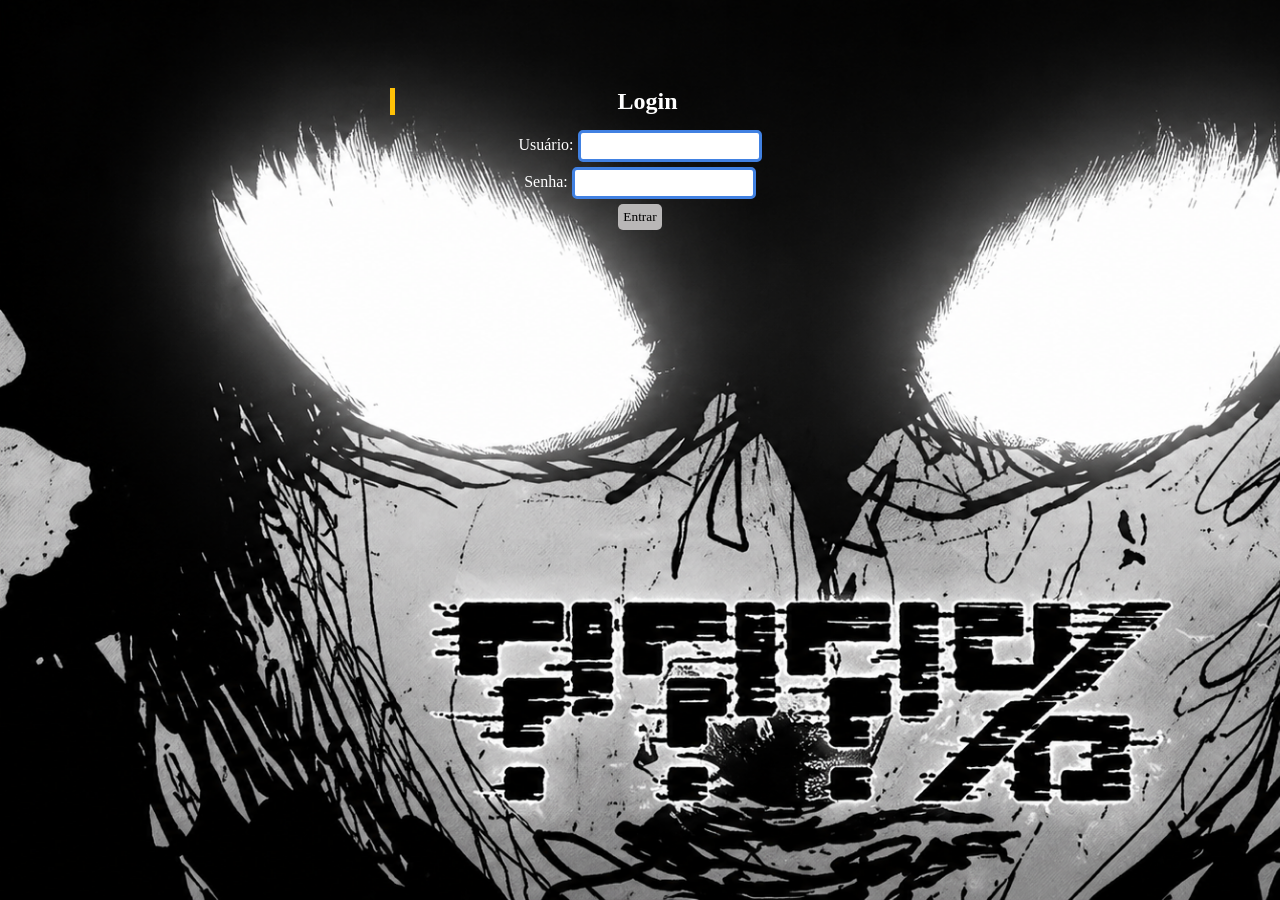
<file: index.html>
<html lang="en">

<head>
    <meta charset="UTF-8">
    <meta name="viewport" content="width=device-width, initial-scale=1.0">
    <title>Fórum Mob Psycho</title>
    <script src="https://cdn.jsdelivr.net/npm/@popperjs/core@2.11.8/dist/umd/popper.min.js" integrity="sha384-I7E8VVD/ismYTF4hNIPjVp/Zjvgyol6VFvRkX/vR+Vc4jQkC+hVqc2pM8ODewa9r" crossorigin="anonymous"></script>

    <link rel="stylesheet" href="style.css">

</head>

<body class="body1">

    <main>

        <div class="container" style=" margin-top: 80px; width: 500px;  ">

            <h2 id="titulo">Login</h2>

            <form id="form-login">

                    <div id="c-nome" class="conjunto" >
                         <label for="nome">Usuário: </label>
                         <input type="text" id="nome" required>
                    </div>

                <div id="c-senha" class="conjunto">
                    <label for="senha">Senha: </label>
                    <input type="password" id="senha" required>
                </div>

               <div class="row mt-3">
                <button id="button" type="submit">Entrar</button>
            </div>
                
            </form>

        
            </div>
        </main>

    <script src="script.js"></script>

    <script src="https://cdn.jsdelivr.net/npm/bootstrap@5.3.8/dist/js/bootstrap.min.js" integrity="sha384-G/EV+4j2dNv+tEPo3++6LCgdCROaejBqfUeNjuKAiuXbjrxilcCdDz6ZAVfHWe1Y" crossorigin="anonymous"></script>
    <script src="script.js"></script>
</body>



</html>
</file>
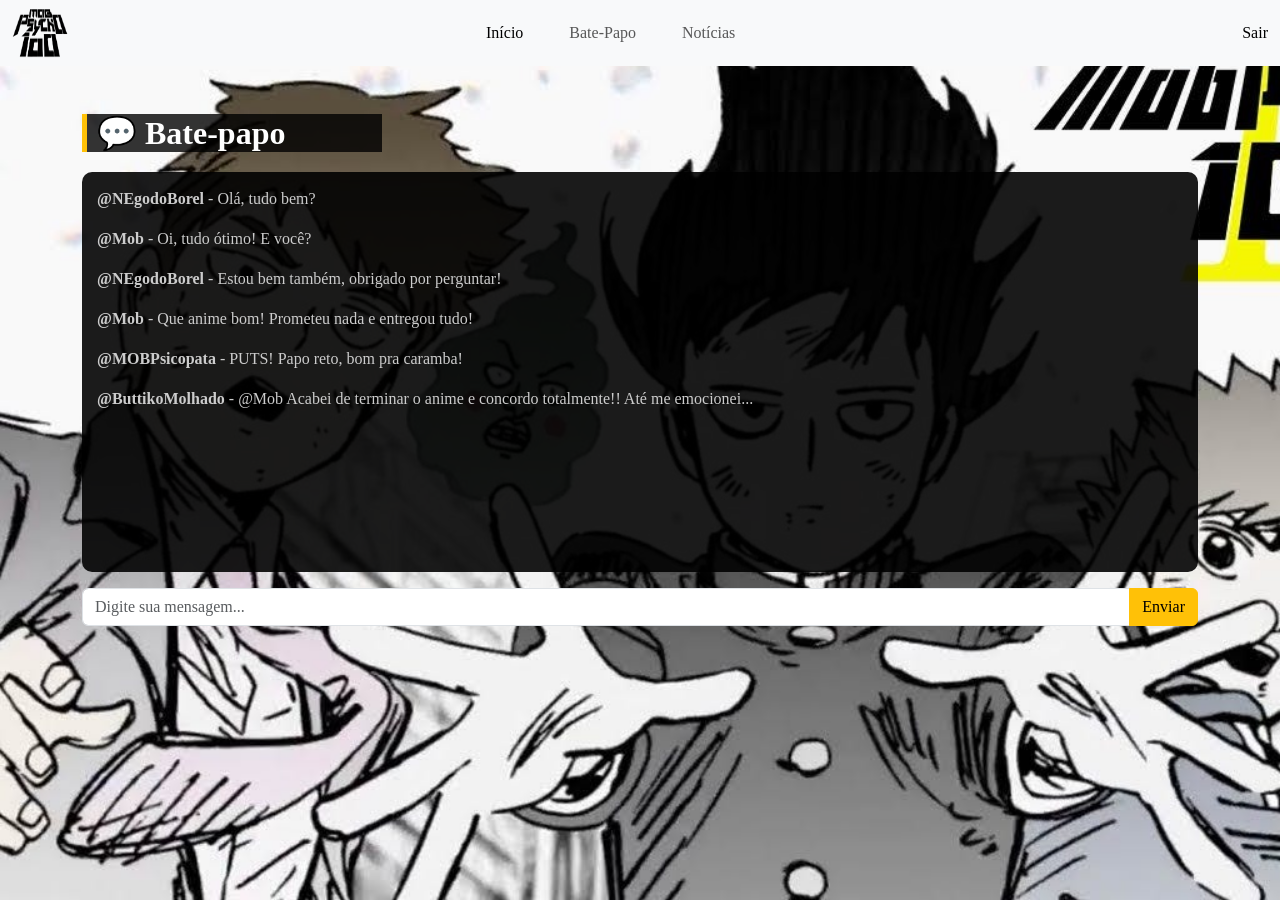
<file: conversas.html>
<html lang="en">

<head>
    <meta charset="UTF-8">
    <meta name="viewport" content="width=device-width, initial-scale=1.0">
    <title>Fórum Mob Psycho</title>

    <link href="https://cdn.jsdelivr.net/npm/bootstrap@5.3.8/dist/css/bootstrap.min.css" rel="stylesheet"
        integrity="sha384-sRIl4kxILFvY47J16cr9ZwB07vP4J8+LH7qKQnuqkuIAvNWLzeN8tE5YBujZqJLB" crossorigin="anonymous">

    <link rel="stylesheet" href="style.css">

</head>



<body class="body2"
    style="background-image: url(assets/1_hykX32rBEKzHwvM2G8UFKA.jpg); background-size: cover; margin: 0%; background-attachment: fixed;">

    <header>

        <nav class="navbar navbar-expand-lg navbar-light bg-light" style="display: flex;">

            <div class="container-fluid">

                <img src="assets/9HfWTVf.png" alt="Logo" class="logo">

                <button class="navbar-toggler" type="button" data-bs-toggle="collapse"
                    data-bs-target="#navbarSupportedContent">
                    <span class="navbar-toggler-icon"></span>
                </button>

                <div class="collapse navbar-collapse" id="navbarSupportedContent">

                    <ul class="navbar-nav me-auto mb-2 mb-lg-0" style="gap: 30px;">

                        <li class="nav-item">
                            <a class="nav-link active" href="home.html">Início</a>
                        </li>

                        <li class="nav-item">
                            <a class="nav-link" href="conversas.html">Bate-Papo</a>
                        </li>

                        <li class="nav-item">
                            <a class="nav-link" href="noticias.html">Notícias</a>
                        </li>

                    </ul>
                </div>

                <div class="saida">

                    <div id="logout_button_div">
                        <div id="logout_button" style="color: black;">
                            <a class="nav-link" href="index.html">Sair</a>
                        </div>
                    </div>

                </div>
                
            </div>
        </nav>
    </header>

    <main class="main2">

        <div class="container mt-5">

            <h2 class="chat-title">💬 Bate-papo</h2>

            <div id="chatBox" class="chat-box mb-3">

                <p><strong>@NEgodoBorel</strong> - Olá, tudo bem?</p>

                <p><strong>@Mob</strong> - Oi, tudo ótimo! E você?</p>

                <p><strong>@NEgodoBorel</strong> - Estou bem também, obrigado por perguntar!</p>

                <p><strong>@Mob</strong> - Que anime bom! Prometeu nada e entregou tudo!</p>

                <p><strong>@MOBPsicopata</strong> - PUTS! Papo reto, bom pra caramba!</p>

                <p><strong>@ButtikoMolhado</strong> - @Mob Acabei de terminar o anime e concordo totalmente!! Até me
                    emocionei...</p>

            </div>

            <div class="input-group">

                <input id="messageInput" type="text" class="form-control" placeholder="Digite sua mensagem...">

                <button type="button" class="btn btn-warning" onclick="sendMessage()">Enviar</button>

            </div>

        </div>

    </main>

    <script src="script.js"></script>

    <script src="https://cdn.jsdelivr.net/npm/bootstrap@5.3.8/dist/js/bootstrap.min.js"
        integrity="sha384-G/EV+4j2dNv+tEPo3++6LCgdCROaejBqfUeNjuKAiuXbjrxilcCdDz6ZAVfHWe1Y"
        crossorigin="anonymous"></script>

</body>

</html>
</file>
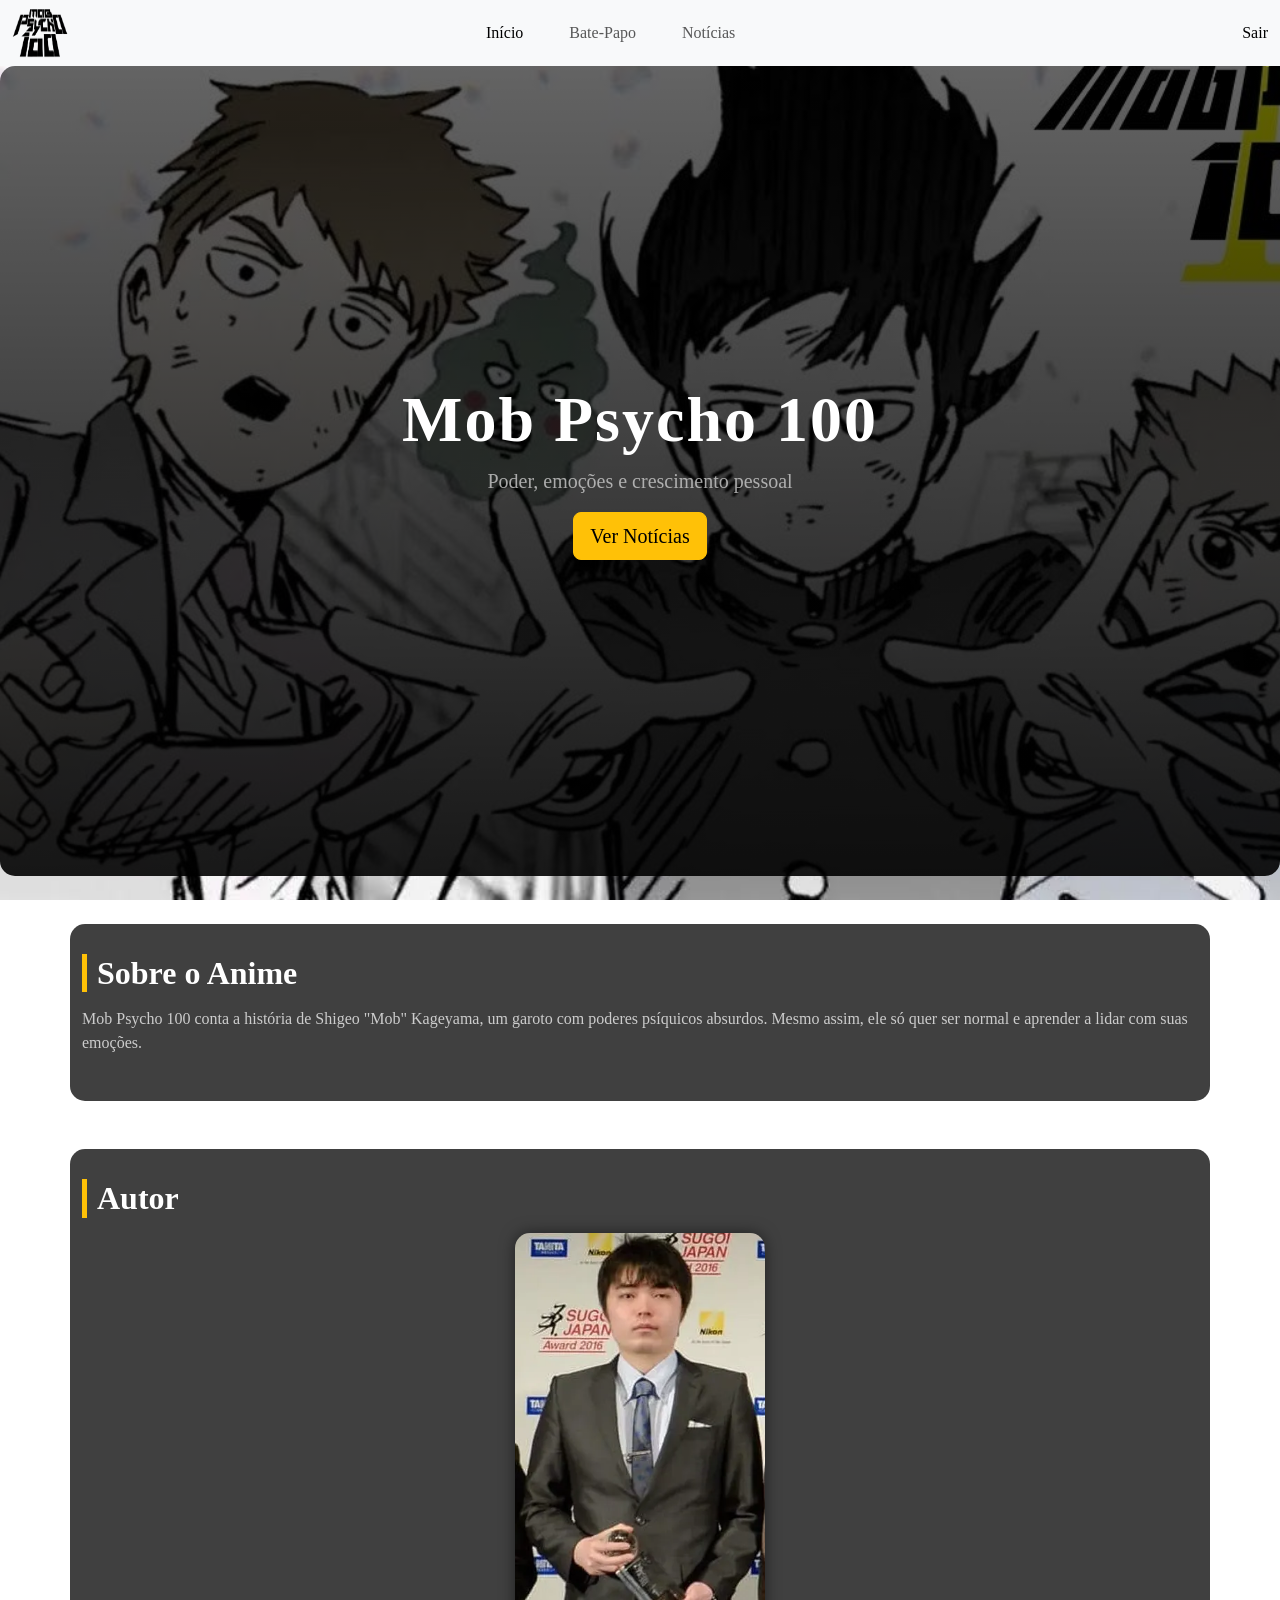
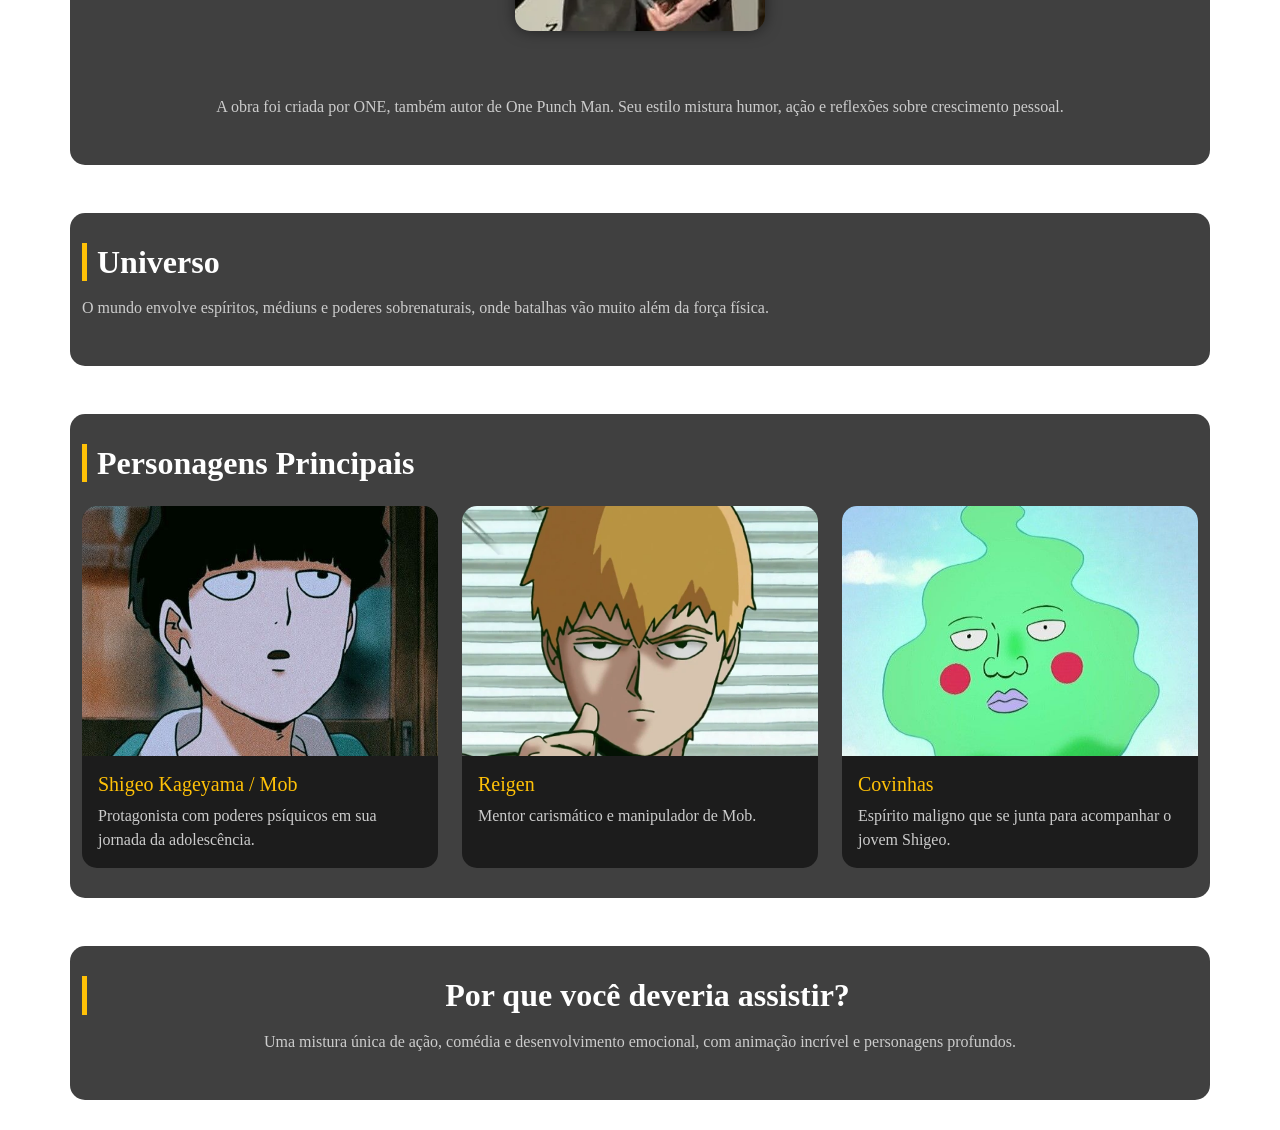
<file: home.html>
<html lang="en">

<head>
    <meta charset="UTF-8">
    <meta name="viewport" content="width=device-width, initial-scale=1.0">
    <title>Fórum Mob Psycho</title>

    <link href="https://cdn.jsdelivr.net/npm/bootstrap@5.3.8/dist/css/bootstrap.min.css" rel="stylesheet"
        integrity="sha384-sRIl4kxILFvY47J16cr9ZwB07vP4J8+LH7qKQnuqkuIAvNWLzeN8tE5YBujZqJLB" crossorigin="anonymous">

    <link rel="stylesheet" href="style.css">

</head>



<body class="body2"
    style="background-image: url(assets/1_hykX32rBEKzHwvM2G8UFKA.jpg); background-size: cover; margin: 0%; background-attachment: fixed;">

    <header>

        <nav class="navbar navbar-expand-lg navbar-light bg-light" style="display: flex;">

            <div class="container-fluid">

                <img src="assets/9HfWTVf.png" alt="Logo" class="logo">

                <button class="navbar-toggler" type="button" data-bs-toggle="collapse"
                    data-bs-target="#navbarSupportedContent">
                    <span class="navbar-toggler-icon"></span>
                </button>

                <div class="collapse navbar-collapse" id="navbarSupportedContent">

                    <ul class="navbar-nav me-auto mb-2 mb-lg-0" style="gap: 30px;">

                        <li class="nav-item">
                            <a class="nav-link active" href="home.html">Início</a>
                        </li>

                        <li class="nav-item">
                            <a class="nav-link" href="conversas.html">Bate-Papo</a>
                        </li>

                        <li class="nav-item">
                            <a class="nav-link" href="noticias.html">Notícias</a>
                        </li>

                    </ul>
                </div>


                <div class="saida">

                    <div id="logout_button_div">
                        <div id="logout_button" style="color: black;">
                            <a class="nav-link" href="index.html">Sair</a>
                        </div>
                    </div>

                </div>

            </div>
        </nav>
    </header>

    <main class="main2">

        <section class="hero d-flex align-items-center justify-content-center text-center text-white">
            <div>
                <h1 class="display-3">Mob Psycho 100</h1>
                <p class="lead">Poder, emoções e crescimento pessoal</p>
                <a href="noticias.html" class="btn btn-warning btn-lg">Ver Notícias</a>
            </div>
        </section>

        <section class="container mt-5 text-white">
            <h2>Sobre o Anime</h2>
            <p>
                Mob Psycho 100 conta a história de Shigeo "Mob" Kageyama, um garoto com poderes psíquicos absurdos.
                Mesmo assim, ele só quer ser normal e aprender a lidar com suas emoções.
            </p>
        </section>

        <section class="container mt-5 text-white">

            <h2>Autor</h2>

            <div class="autor">
                <div class="col-md-4 text-center">
                    <img src="assets/Imagem_de_ONE.jpeg" class="autor-img img-fluid">
                </div>
                <br>
                <p>
                    A obra foi criada por ONE, também autor de One Punch Man.
                    Seu estilo mistura humor, ação e reflexões sobre crescimento pessoal.
                </p>
            </div>

        </section>

        <section class="container mt-5 text-white">
            <h2>Universo</h2>
            <p>
                O mundo envolve espíritos, médiuns e poderes sobrenaturais,
                onde batalhas vão muito além da força física.
            </p>
        </section>

        <section class="container mt-5">
            <h2 class="text-white mb-4">Personagens Principais</h2>

            <div class="row g-4">

                <div class="col-md-4">
                    <div class="card h-100">
                        <img src="assets/0020f5e69c2d7d08327edc11d9310960.jpg" class="card-img-top">
                        <div class="card-body">
                            <h5 class="card-title">Shigeo Kageyama / Mob</h5>
                            <p class="card-text">Protagonista com poderes psíquicos em sua jornada da adolescência.</p>
                        </div>
                    </div>
                </div>

                <div class="col-md-4">
                    <div class="card h-100">
                        <img src="assets/Reigen_anime.png" class="card-img-top">
                        <div class="card-body">
                            <h5 class="card-title">Reigen</h5>
                            <p class="card-text">Mentor carismático e manipulador de Mob.</p>
                        </div>
                    </div>
                </div>

                <div class="col-md-4">
                    <div class="card h-100">
                        <img src="assets/ccf8b32afd8c9d080a9495868c433064.jpg" class="card-img-top">
                        <div class="card-body">
                            <h5 class="card-title">Covinhas</h5>
                            <p class="card-text">Espírito maligno que se junta para acompanhar o jovem Shigeo.</p>
                        </div>
                    </div>
                </div>

            </div>
        </section>

        <section class="container mt-5 text-center text-white">
            <h2>Por que você deveria assistir?</h2>
            <p>
                Uma mistura única de ação, comédia e desenvolvimento emocional,
                com animação incrível e personagens profundos.
            </p>
        </section>

    </main>

    <script src="script.js"></script>

    <script src="https://cdn.jsdelivr.net/npm/bootstrap@5.3.8/dist/js/bootstrap.min.js"
        integrity="sha384-G/EV+4j2dNv+tEPo3++6LCgdCROaejBqfUeNjuKAiuXbjrxilcCdDz6ZAVfHWe1Y"
        crossorigin="anonymous"></script>

</body>

</html>
</file>
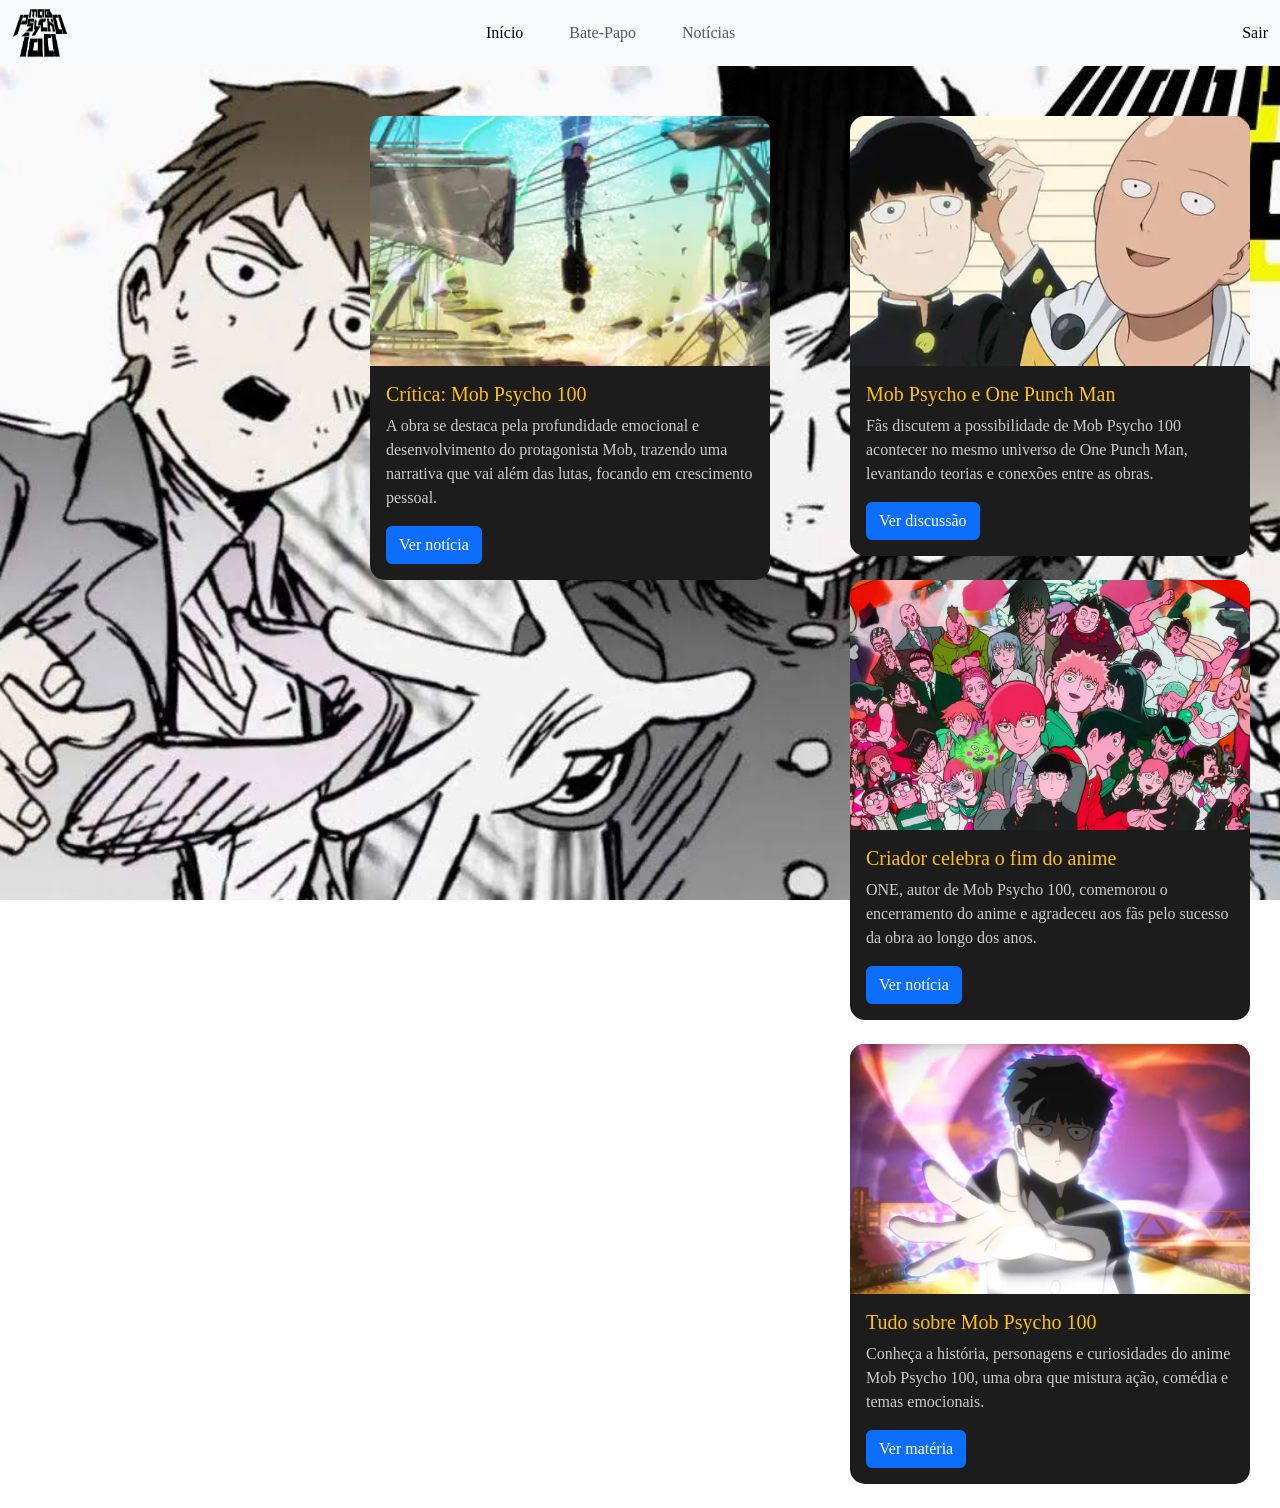
<file: noticias.html>
<html lang="en">

<head>
    <meta charset="UTF-8">
    <meta name="viewport" content="width=device-width, initial-scale=1.0">
    <title>Fórum Mob Psycho</title>

    <link href="https://cdn.jsdelivr.net/npm/bootstrap@5.3.8/dist/css/bootstrap.min.css" rel="stylesheet"
        integrity="sha384-sRIl4kxILFvY47J16cr9ZwB07vP4J8+LH7qKQnuqkuIAvNWLzeN8tE5YBujZqJLB" crossorigin="anonymous">

    <link rel="stylesheet" href="style.css">

</head>



<body class="body2"
    style="background-image: url(assets/1_hykX32rBEKzHwvM2G8UFKA.jpg); background-size: cover; margin: 0%; background-attachment: fixed;">

    <header>

        <nav class="navbar navbar-expand-lg navbar-light bg-light" style="display: flex;">

            <div class="container-fluid">

                <img src="assets/9HfWTVf.png" alt="Logo" class="logo">

                <button class="navbar-toggler" type="button" data-bs-toggle="collapse"
                    data-bs-target="#navbarSupportedContent">
                    <span class="navbar-toggler-icon"></span>
                </button>

                <div class="collapse navbar-collapse" id="navbarSupportedContent">

                    <ul class="navbar-nav me-auto mb-2 mb-lg-0" style="gap: 30px;">

                        <li class="nav-item">
                            <a class="nav-link active" href="home.html">Início</a>
                        </li>

                        <li class="nav-item">
                            <a class="nav-link" href="conversas.html">Bate-Papo</a>
                        </li>

                        <li class="nav-item">
                            <a class="nav-link" href="noticias.html">Notícias</a>
                        </li>

                    </ul>
                </div>

                
                <div class="saida">

                    <div id="logout_button_div">
                        <div id="logout_button" style="color: black;">
                            <a class="nav-link" href="index.html">Sair</a>
                        </div>
                    </div>

                </div>
                
            </div>
        </nav>
    </header>

    <main class="main2" style="display: flex;">

        <div class="organizanews">
            <div class="news">

                <div class="card mb-4">
                    <img src="assets/Mob_Psycho_100_III_2.png" class="card-img-top" alt="Imagem da notícia">
                    <div class="card-body">
                        <h5 class="card-title">Crítica: Mob Psycho 100</h5>
                        <p class="card-text">
                            A obra se destaca pela profundidade emocional e desenvolvimento do protagonista Mob,
                            trazendo uma narrativa que vai além das lutas, focando em crescimento pessoal.
                        </p>
                        <a href="https://www.omelete.com.br/mangas-animes/criticas/mob-psycho-100-critica"
                            target="_blank" class="btn btn-primary">Ver notícia</a>
                    </div>
                </div>

            </div>

            <div class="news2">

                <div class="card mb-4">
                    <img src="assets/OIP.png" class="card-img-top" alt="Imagem da notícia">
                    <div class="card-body">
                        <h5 class="card-title">Mob Psycho e One Punch Man</h5>
                        <p class="card-text">
                            Fãs discutem a possibilidade de Mob Psycho 100 acontecer no mesmo universo de One Punch Man,
                            levantando teorias e conexões entre as obras.
                        </p>
                        <a href="https://www.reddit.com/r/OnePunchMan/comments/4u6du7/mob_psycho_100_is_in_the_onepunch_man_universe/?tl=pt-br"
                            target="_blank" class="btn btn-primary">Ver discussão</a>
                    </div>
                </div>

                <div class="card mb-4">
                    <img src="assets/mob-psycho-100-3-season_jebe.jpg" class="card-img-top" alt="Imagem da notícia">
                    <div class="card-body">
                        <h5 class="card-title">Criador celebra o fim do anime</h5>
                        <p class="card-text">
                            ONE, autor de Mob Psycho 100, comemorou o encerramento do anime e agradeceu aos fãs pelo
                            sucesso
                            da obra ao longo dos anos.
                        </p>
                        <a href="https://jovemnerd.com.br/noticias/animes-e-mangas/mob-psycho-100-one-celebra-fim-do-anime#google_vignette"
                            target="_blank" class="btn btn-primary">Ver notícia</a>
                    </div>
                </div>

                <div class="card mb-4">
                    <img src="assets/mob-ataca-em-mob-psycho-100-1713294425766_v2_900x506.png.webp" class="card-img-top"
                        alt="Imagem da notícia">
                    <div class="card-body">
                        <h5 class="card-title">Tudo sobre Mob Psycho 100</h5>
                        <p class="card-text">
                            Conheça a história, personagens e curiosidades do anime Mob Psycho 100, uma obra que mistura
                            ação, comédia e temas emocionais.
                        </p>
                        <a href="https://www.uol.com.br/splash/noticias/2024/04/18/tudo-sobre-mob-psycho-100.htm"
                            target="_blank" class="btn btn-primary">Ver matéria</a>
                    </div>
                </div>

            </div>
        </div>
        
    </main>

    <script src="script.js"></script>

    <script src="https://cdn.jsdelivr.net/npm/bootstrap@5.3.8/dist/js/bootstrap.min.js"
        integrity="sha384-G/EV+4j2dNv+tEPo3++6LCgdCROaejBqfUeNjuKAiuXbjrxilcCdDz6ZAVfHWe1Y"
        crossorigin="anonymous"></script>

</body>

</html>
</file>
<file: style.css>
:root{
    
    --cor-forms:rgba(0, 0, 0, 0);
    --cor-texto: #fff8f8;
    --cor-erro: #ff4747;
    --cor-sucesso: #94ff86;

    
}

#titulo {
    color: white;
     text-align: center;
}

label, h2 {
    color: white;
}

*{
    font-family: Georgia, 'Times New Roman', Times, serif
}

.body1{
    display: flex;
    justify-content: center;
    gap: 5px;
    align-items: flex-start;
    color: var(--cor-texto);

    background-color: var(--cor-fundo);
    color: var(--cor-texto);
    background-image: url(assets/PSY.png);
    background-size: cover;
    background-repeat: no-repeat;
}



#titulo{
    text-align: center;
}

#form-login{
    display: flex;
    flex-direction: column;
    align-items: center;
    gap: 5px;
}

#form-login input{
    padding: 5px;
    border-radius: 5px;
    border: solid rgb(65, 129, 226);
}

#form-login button{
    border: solid  var(--cor-fundo);
    border-radius: 5px;
    background-color: rgb(185, 183, 183);
    padding: 5px;

}


.erro{
    color: var(--cor-erro);
    font-size: 12px;
    text-align: center;
}

.sucesso{
    color: var(--cor-sucesso);
    font-size: 12px;
    text-align: center;
}  

.logo {
    width: 56px;
    height: 50px;
    margin-right: 10px;
}

#logout_button {
    margin-left: 10px;
}

.container-fluid {
    display: flex;
    justify-content: space-between;
    align-items: center;
    gap: 400px;
}

.saida {
    display: inline-flex;
    gap: 30px;
    align-items: center;
    margin: 0;
}

.chat-title {
    color: white;
    border-left: 5px solid #ffc107;
    padding-left: 10px;
    margin-bottom: 20px;
    background-color: rgba(0, 0, 0, 0.795);
    width: 300px;
}

.chat-box {
    height: 400px;
    overflow-y: auto;
    padding: 15px;
    background-color: rgba(0, 0, 0, 0.892);
    border-radius: 10px;
    color: white;
}

.message {
    padding: 10px;
    margin-bottom: 10px;
    border-radius: 8px;
    background-color: rgba(255,255,255,0.1);
}

#main2 {
    display: flex;
    flex-direction: column;
    align-items: center;
    gap: 20px;
    padding: 20px;
}

.news {
    margin-left: 20px;
        justify-content: flex-start;
        width: 400px;

}

.news2 {
    margin-right: 20px;
    justify-content: flex-end;
    width: 400px;
}

.organizanews {
    margin-left: 350px;
    display: flex;
    gap: 80px;
    justify-content: center;
    margin-top: 50px;
}

.hero {
    height: 90vh;
    background: linear-gradient(to bottom, rgba(0,0,0,0.6), rgba(0,0,0,0.9));
}

.hero h1 {
    font-weight: 700;
    letter-spacing: 2px;
}

.hero p {
    opacity: 0.8;
}

section {
    background: rgba(0, 0, 0, 0.75);
    padding: 30px;
    border-radius: 15px;
    margin-bottom: 30px;
}

h2 {
    margin-bottom: 15px;
    font-weight: 600;
    border-left: 5px solid #ffc107;
    padding-left: 10px;
}

p {
    color: #ccc;
}

.card {
    border-radius: 15px;
    overflow: hidden;
    transition: 0.3s;
    background: #1c1c1c;
    border: none;
}

.card:hover {
    transform: scale(1.05);
}

.card img {
    height: 250px;
    object-fit: cover;
}

.card-title {
    color: #ffc107;
}

.card-text {
    color: #ccc;
}

.autor {
    display: flex;
    flex-direction: column;
    align-items: center;
    gap: 20px;
}

.autor-img {
    width: 100%;
    max-width: 250px;
    border-radius: 15px;
    object-fit: cover;
    box-shadow: 0 0 15px rgba(0,0,0,0.5);
}
</file>
